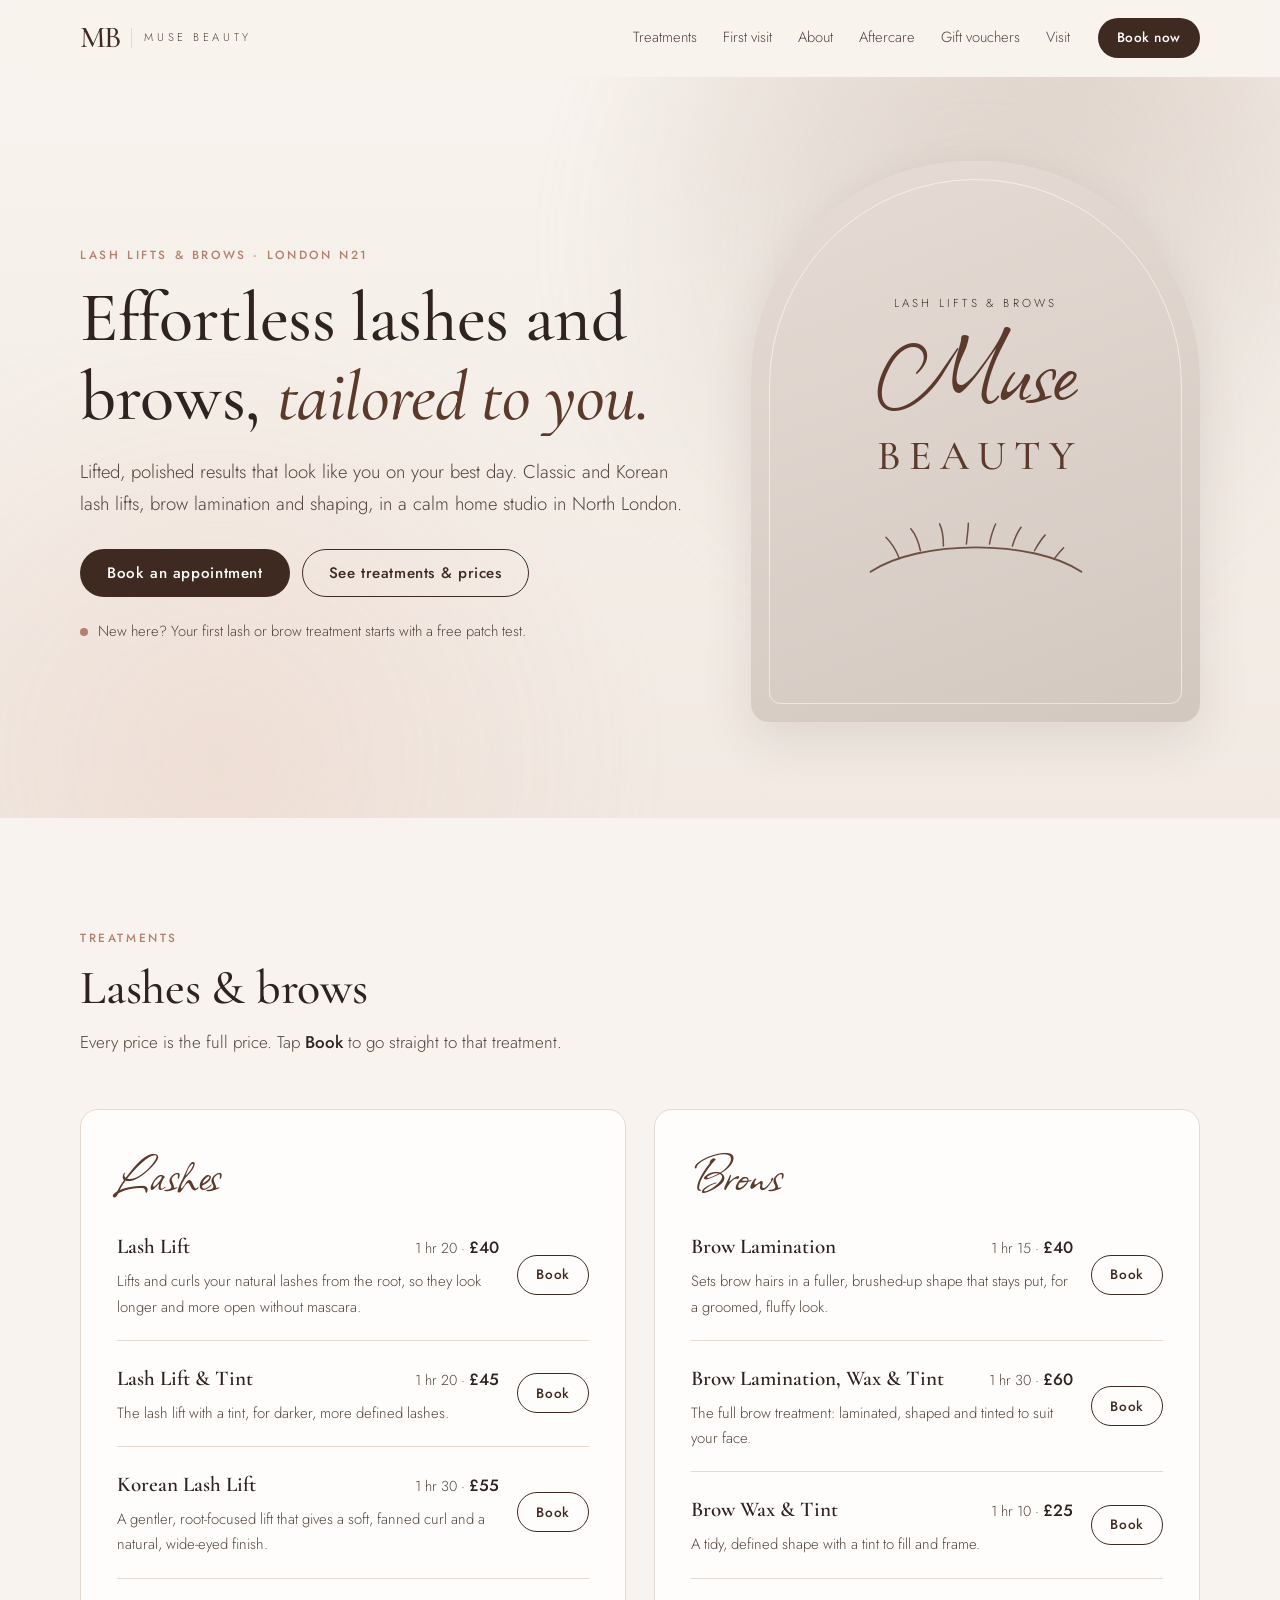
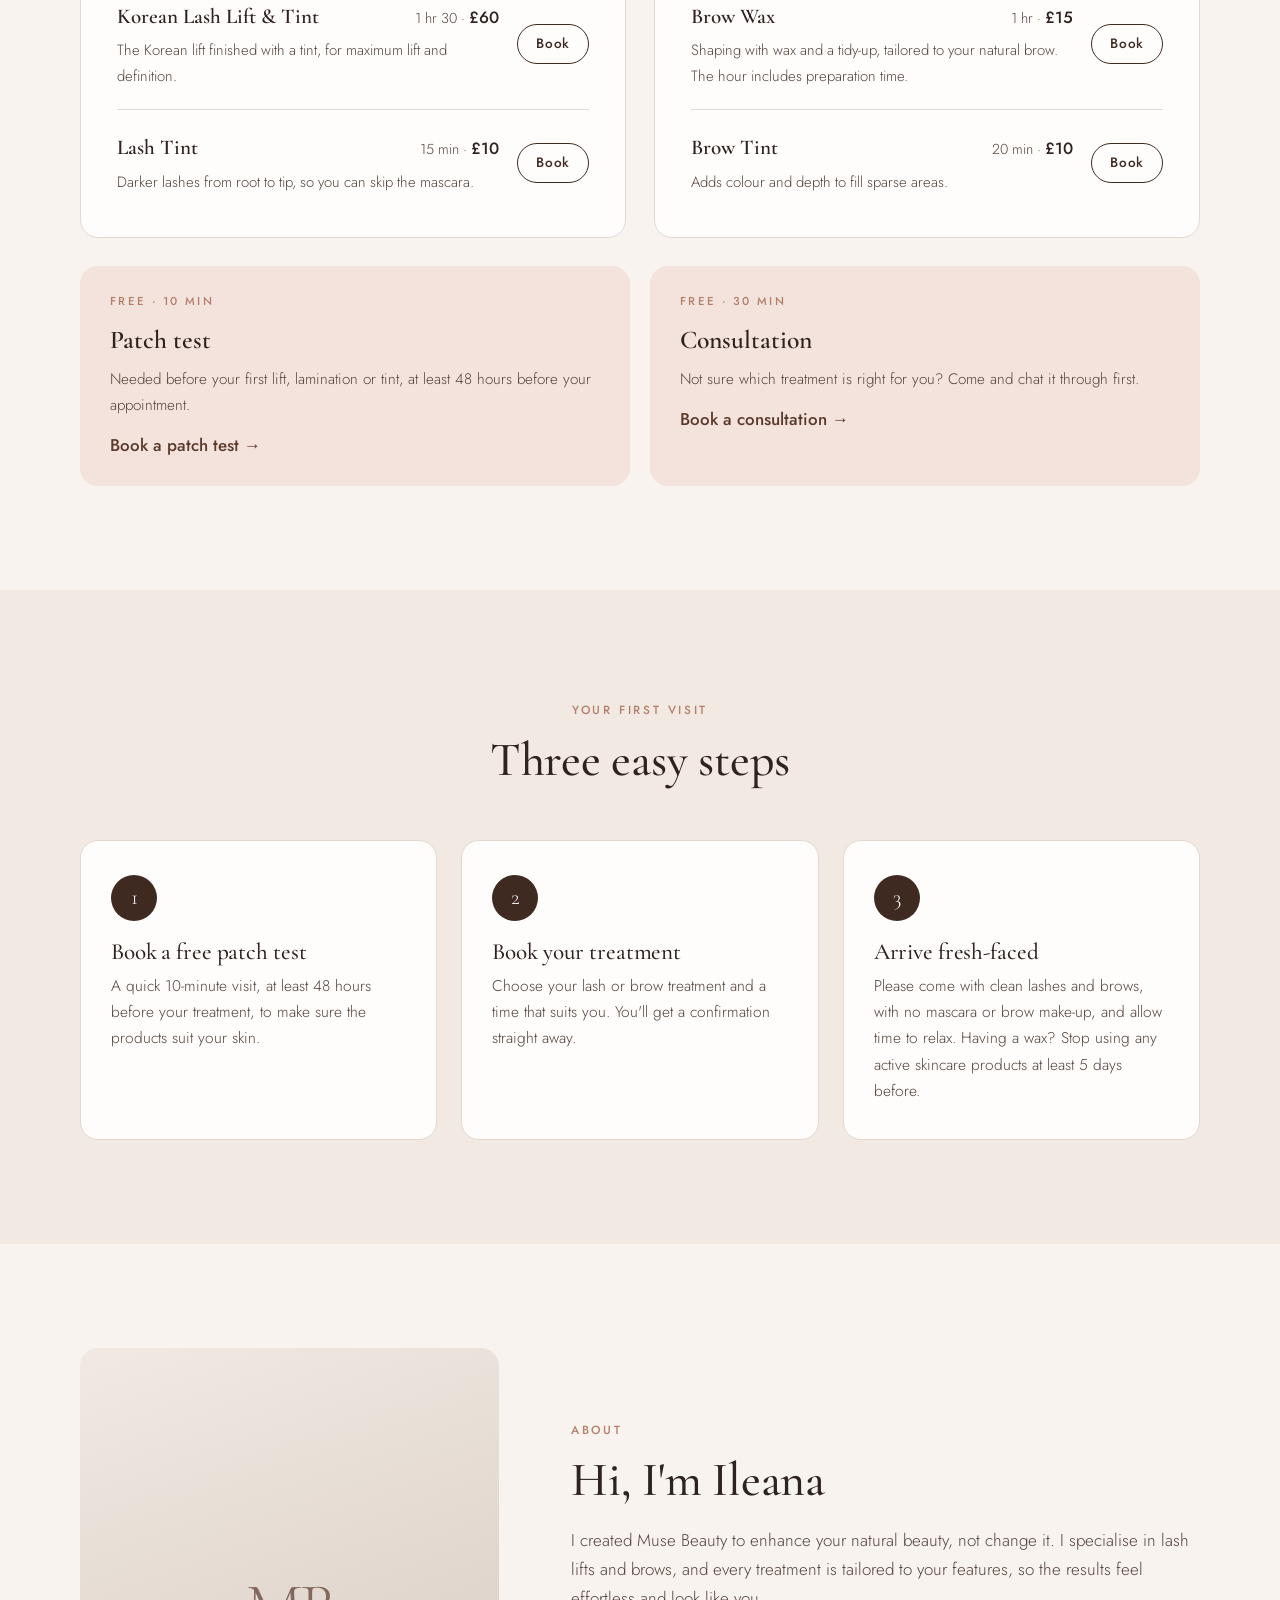
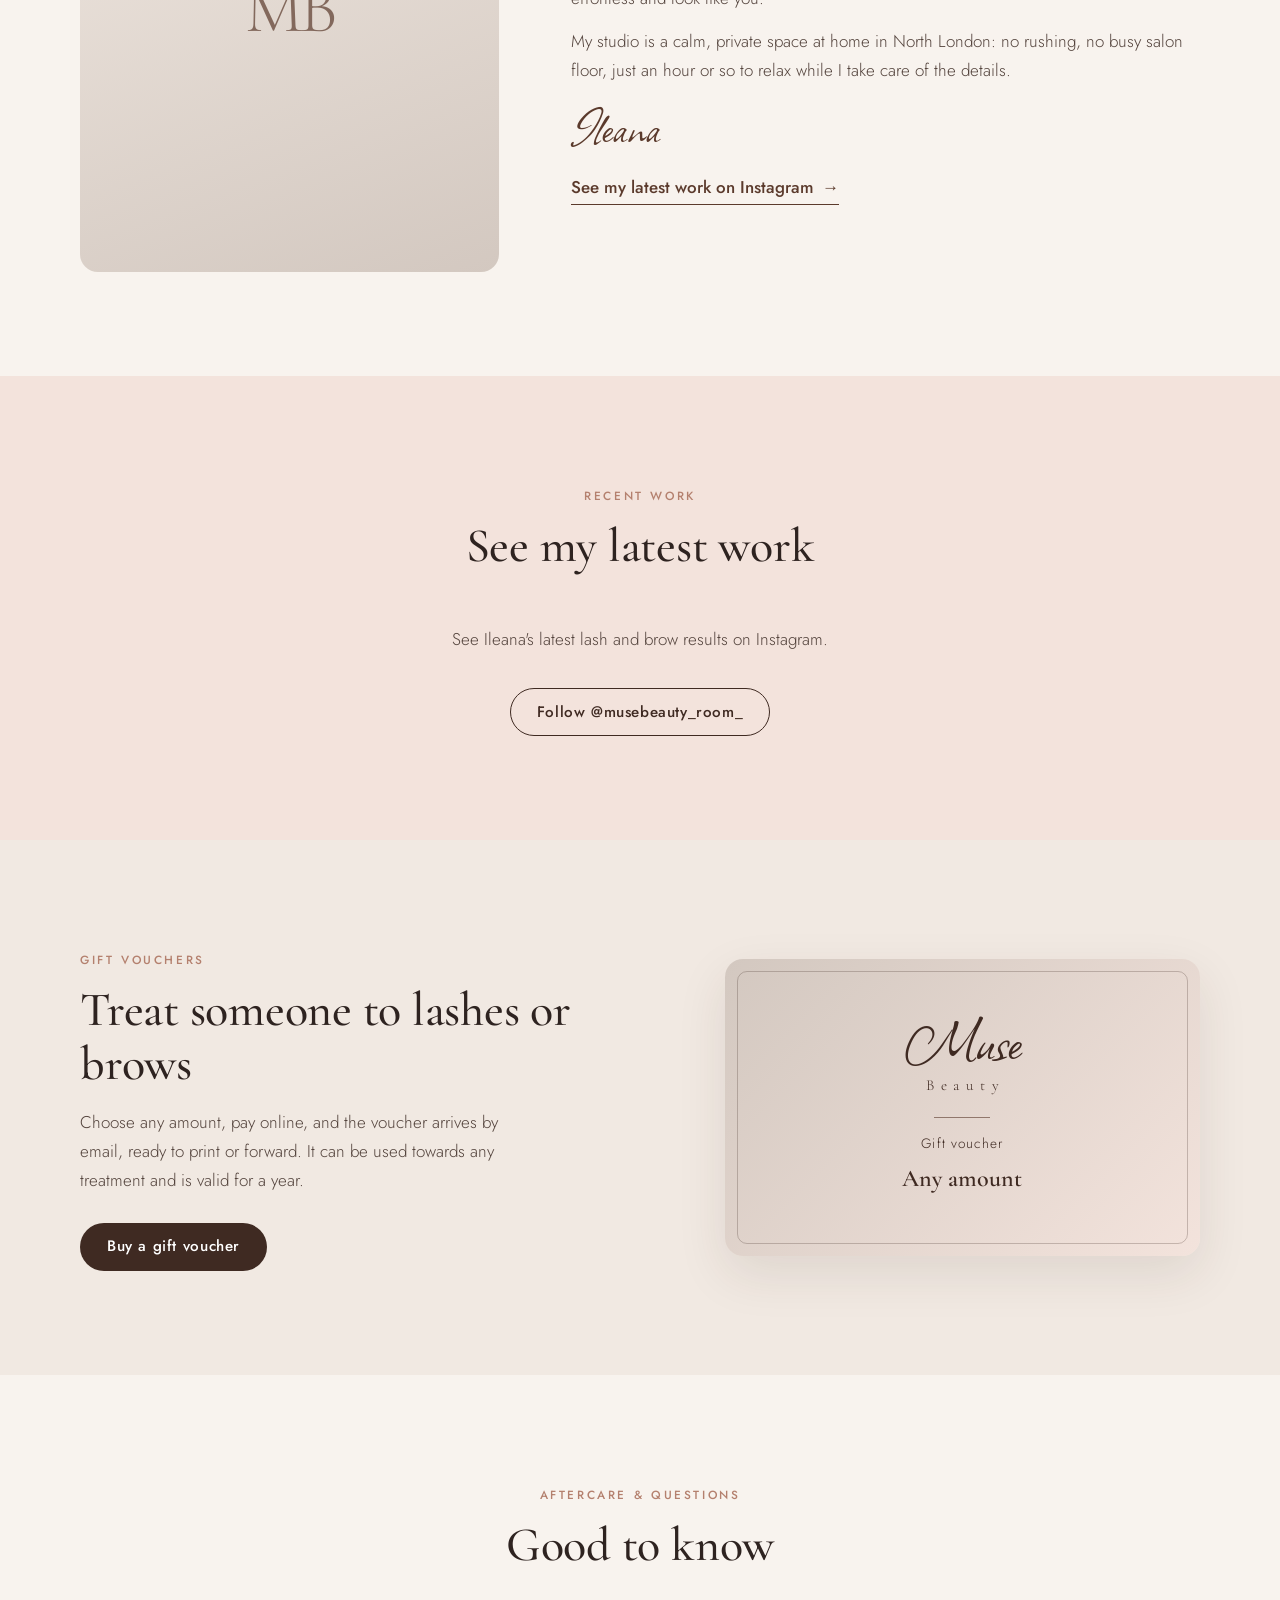
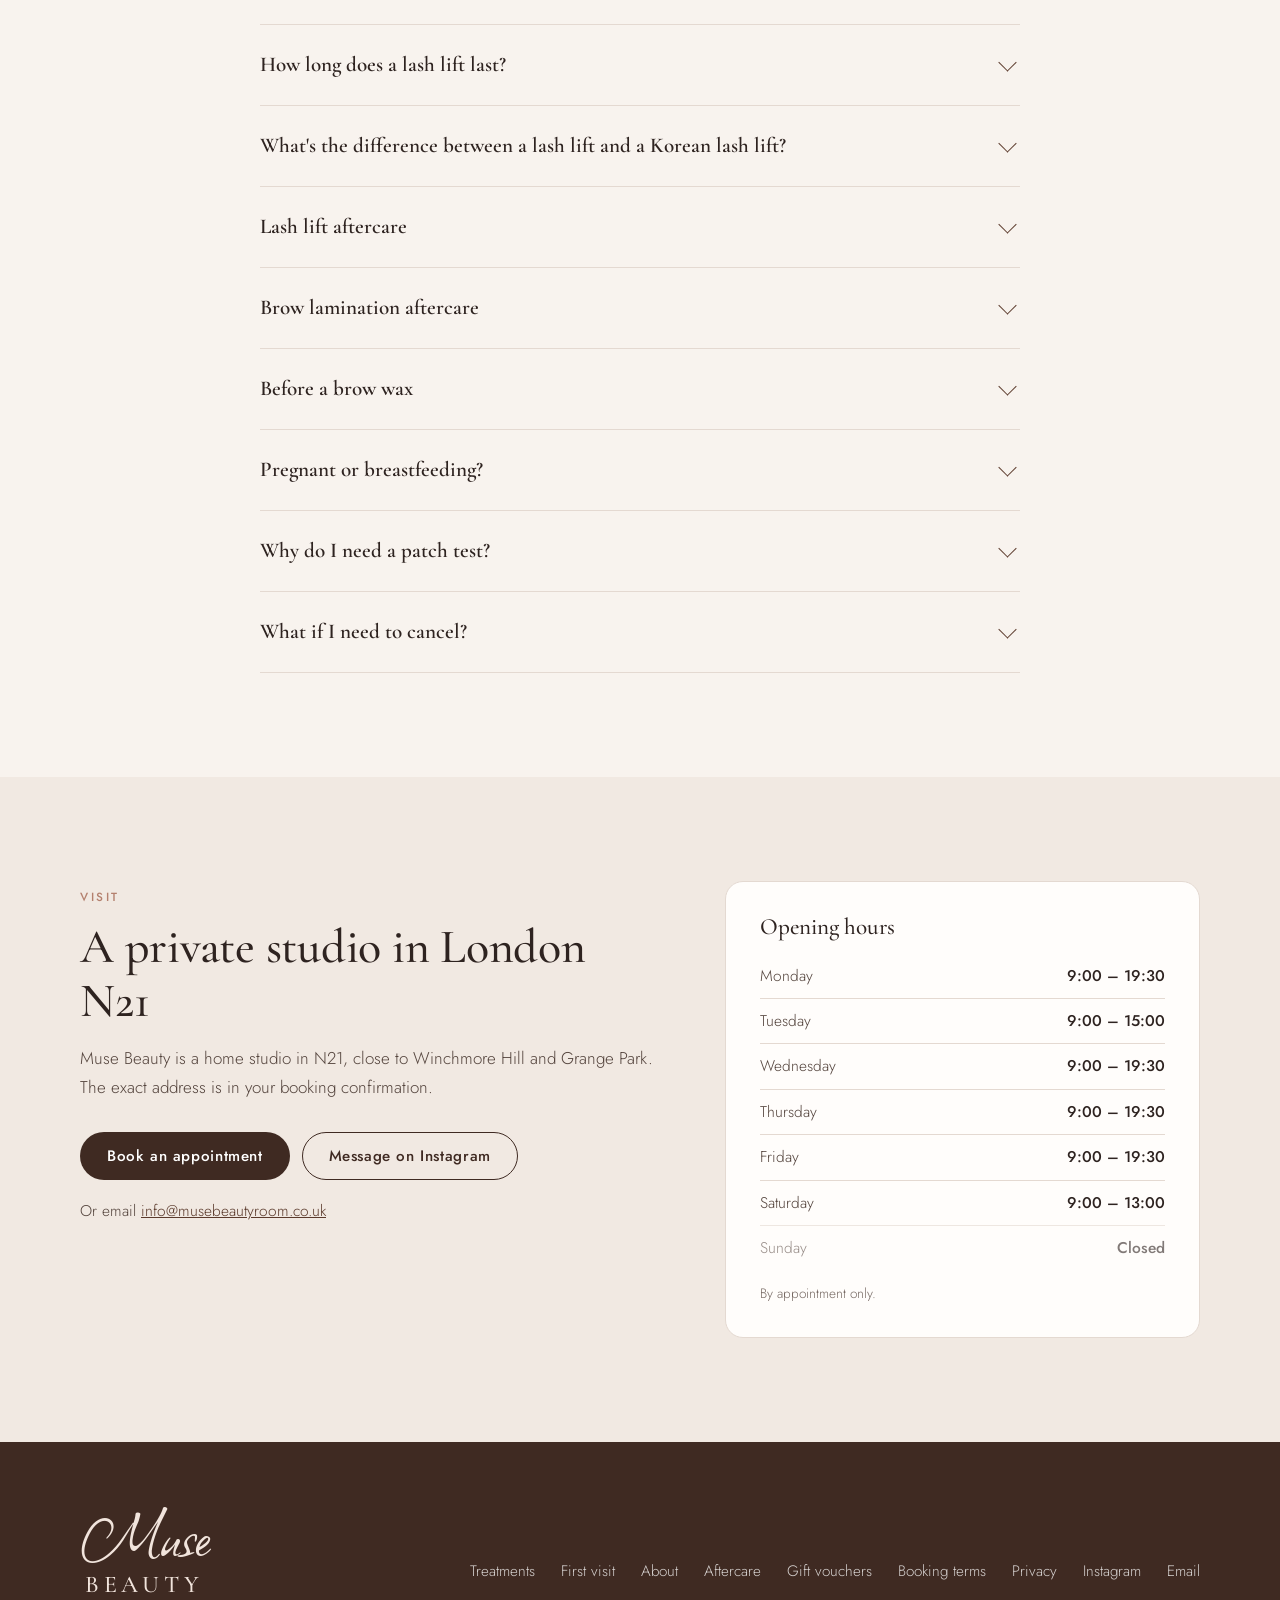
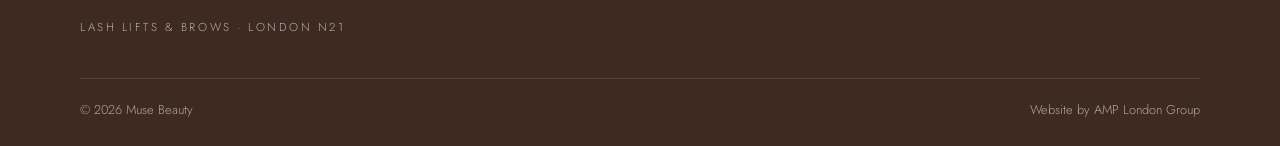
<file: index.html>
<!doctype html>
<html lang="en-GB">
<head>
<meta charset="utf-8">
<meta name="viewport" content="width=device-width, initial-scale=1">
<title>Muse Beauty | Lash Lifts &amp; Brow Lamination in London N21</title>
<meta name="description" content="Lash lifts, Korean lash lifts, brow lamination, waxing and tinting by Ileana at Muse Beauty, a calm home studio in London N21. Book online in a minute.">
<link rel="canonical" href="https://musebeautyroom.co.uk/">
<meta property="og:url" content="https://musebeautyroom.co.uk/">
<meta name="theme-color" content="#F8F3EE">
<meta property="og:title" content="Muse Beauty | Lash Lifts &amp; Brows, London N21">
<meta property="og:description" content="Effortless, lifted lashes and polished brows, tailored to you. Book online.">
<meta property="og:type" content="website">
<link rel="icon" href="assets/favicon.svg" type="image/svg+xml">
<script type="application/ld+json">
{
  "@context": "https://schema.org",
  "@type": "BeautySalon",
  "url": "https://musebeautyroom.co.uk/",
  "name": "Muse Beauty",
  "description": "Lash lifts, Korean lash lifts, brow lamination, waxing and tinting in a home studio in London N21.",
  "address": { "@type": "PostalAddress", "addressLocality": "London", "postalCode": "N21", "addressCountry": "GB" },
  "employee": { "@type": "Person", "name": "Ileana Alexandrou", "jobTitle": "Lash lift and brow artist" },
  "email": "info@musebeautyroom.co.uk",
  "sameAs": ["https://www.instagram.com/musebeauty_room_"],
  "openingHoursSpecification": [
    { "@type": "OpeningHoursSpecification", "dayOfWeek": ["Monday","Wednesday","Thursday","Friday"], "opens": "09:00", "closes": "19:30" },
    { "@type": "OpeningHoursSpecification", "dayOfWeek": "Tuesday", "opens": "09:00", "closes": "15:00" },
    { "@type": "OpeningHoursSpecification", "dayOfWeek": "Saturday", "opens": "09:00", "closes": "13:00" }
  ],
  "hasOfferCatalog": {
    "@type": "OfferCatalog",
    "name": "Lash and brow treatments",
    "itemListElement": [
      { "@type": "Offer", "price": "40.00", "priceCurrency": "GBP", "itemOffered": { "@type": "Service", "name": "Lash Lift" } },
      { "@type": "Offer", "price": "45.00", "priceCurrency": "GBP", "itemOffered": { "@type": "Service", "name": "Lash Lift and Tint" } },
      { "@type": "Offer", "price": "55.00", "priceCurrency": "GBP", "itemOffered": { "@type": "Service", "name": "Korean Lash Lift" } },
      { "@type": "Offer", "price": "60.00", "priceCurrency": "GBP", "itemOffered": { "@type": "Service", "name": "Korean Lash Lift and Tint" } },
      { "@type": "Offer", "price": "10.00", "priceCurrency": "GBP", "itemOffered": { "@type": "Service", "name": "Lash Tint" } },
      { "@type": "Offer", "price": "15.00", "priceCurrency": "GBP", "itemOffered": { "@type": "Service", "name": "Brow Wax" } },
      { "@type": "Offer", "price": "25.00", "priceCurrency": "GBP", "itemOffered": { "@type": "Service", "name": "Brow Wax and Tint" } },
      { "@type": "Offer", "price": "40.00", "priceCurrency": "GBP", "itemOffered": { "@type": "Service", "name": "Brow Lamination" } },
      { "@type": "Offer", "price": "60.00", "priceCurrency": "GBP", "itemOffered": { "@type": "Service", "name": "Brow Lamination, Wax and Tint" } },
      { "@type": "Offer", "price": "10.00", "priceCurrency": "GBP", "itemOffered": { "@type": "Service", "name": "Brow Tint" } }
    ]
  }
}
</script>
<script>!function(d){if(matchMedia('(prefers-reduced-motion: reduce)').matches)return;d.classList.add('amp-motion');setTimeout(function(){if(!(window.AMPMotion&&AMPMotion.ready)){d.classList.remove('amp-motion');d.setAttribute('data-amp-gaveup','')}},3000)}(document.documentElement)</script>
<link rel="stylesheet" href="motion-kit/amp-motion.css">
<link rel="preconnect" href="https://fonts.googleapis.com">
<link rel="preconnect" href="https://fonts.gstatic.com" crossorigin>
<link href="https://fonts.googleapis.com/css2?family=Allison&family=Cormorant+Garamond:ital,wght@0,500;0,600;1,500&family=Jost:wght@300;400;500&display=swap" rel="stylesheet">
<link rel="stylesheet" href="css/style.css">
</head>
<body>

<a class="skip" href="#treatments">Skip to treatments</a>

<header class="site-header" data-motion-header>
  <div class="wrap header-in">
    <a class="brand" href="#top" aria-label="Muse Beauty, home">
      <span class="mono" aria-hidden="true">MB</span>
      <span class="brand-name">Muse Beauty</span>
    </a>
    <nav class="nav" id="nav" aria-label="Main">
      <a href="#treatments">Treatments</a>
      <a href="#first-visit">First visit</a>
      <a href="#about">About</a>
      <a href="#aftercare">Aftercare</a>
      <a href="#vouchers">Gift vouchers</a>
      <a href="#visit">Visit</a>
    </nav>
    <a class="btn btn-dark btn-sm" href="https://bookings.gettimely.com/musebeauty1/bb/book" target="_blank" rel="noopener">Book now</a>
    <button class="nav-toggle" aria-label="Menu" aria-expanded="false" aria-controls="nav"><span></span><span></span></button>
  </div>
</header>

<main id="top">

<section class="hero" data-motion="wash">
  <div class="wrap hero-in">
    <div class="hero-copy">
      <span class="eyebrow" data-motion="rise">Lash lifts &amp; brows · London N21</span>
      <h1 data-motion="lines">Effortless lashes and brows, <em>tailored to you.</em></h1>
      <p class="lede" data-motion="rise">Lifted, polished results that look like you on your best day. Classic and Korean lash lifts, brow lamination and shaping, in a calm home studio in North London.</p>
      <div class="cta-row" data-motion="rise">
        <a class="btn btn-dark" href="https://bookings.gettimely.com/musebeauty1/bb/book" target="_blank" rel="noopener" data-motion="nudge" data-motion-delay="3">Book an appointment</a>
        <a class="btn btn-line" href="#treatments">See treatments &amp; prices</a>
      </div>
      <p class="hero-note" data-motion="rise"><span class="dot" aria-hidden="true"></span>New here? Your first lash or brow treatment starts with a free patch test.</p>
    </div>

    <div class="hero-card" data-motion="unveil" aria-hidden="true">
      <div class="card-inner">
        <span class="card-eyebrow">Lash Lifts &amp; Brows</span>
        <span class="script">Muse</span>
        <span class="serif-cap">Beauty</span>
        <svg class="lash" viewBox="0 0 240 70" fill="none">
          <path data-motion="draw" data-motion-delay="0.5" d="M10 52 C60 18 180 18 230 52" stroke="currentColor" stroke-width="2" stroke-linecap="round"/>
          <g data-motion="draw" data-motion-delay="0.9" stroke="currentColor" stroke-width="1.6" stroke-linecap="round">
            <path d="M40 38 C36 28 32 22 26 16"/><path d="M62 30 C60 20 57 13 52 7"/><path d="M86 25 C86 15 85 8 82 2"/>
            <path d="M110 23 C111 13 112 7 112 1"/><path d="M134 23 C136 13 138 7 141 1"/><path d="M158 25 C161 15 164 9 169 3"/>
            <path d="M181 30 C186 21 190 15 197 9"/><path d="M202 38 C208 30 213 25 220 19"/>
          </g>
        </svg>
      </div>
    </div>
  </div>
</section>

<section class="section" id="treatments">
  <div class="wrap">
    <div class="section-head" data-motion="rise">
      <span class="eyebrow">Treatments</span>
      <h2>Lashes &amp; brows</h2>
      <p class="sub">Every price is the full price. Tap <b>Book</b> to go straight to that treatment.</p>
    </div>

    <div class="menu-grid">
      <div class="menu-col" data-motion="rise">
        <h3 class="menu-title"><span class="script-sm">Lashes</span></h3>
        <ul class="menu">
          <li>
            <div class="m-main"><span class="m-name">Lash Lift</span><span class="m-meta">1 hr 20 · <b>£40</b></span></div>
            <p class="m-desc">Lifts and curls your natural lashes from the root, so they look longer and more open without mascara.</p>
            <a class="m-book" href="https://bookings.gettimely.com/musebeauty1/bb/book?product=5133040:SV" target="_blank" rel="noopener" aria-label="Book Lash Lift">Book</a>
          </li>
          <li>
            <div class="m-main"><span class="m-name">Lash Lift &amp; Tint</span><span class="m-meta">1 hr 20 · <b>£45</b></span></div>
            <p class="m-desc">The lash lift with a tint, for darker, more defined lashes.</p>
            <a class="m-book" href="https://bookings.gettimely.com/musebeauty1/bb/book?product=5133068:SV" target="_blank" rel="noopener" aria-label="Book Lash Lift and Tint">Book</a>
          </li>
          <li>
            <div class="m-main"><span class="m-name">Korean Lash Lift</span><span class="m-meta">1 hr 30 · <b>£55</b></span></div>
            <p class="m-desc">A gentler, root-focused lift that gives a soft, fanned curl and a natural, wide-eyed finish.</p>
            <a class="m-book" href="https://bookings.gettimely.com/musebeauty1/bb/book?product=5133069:SV" target="_blank" rel="noopener" aria-label="Book Korean Lash Lift">Book</a>
          </li>
          <li>
            <div class="m-main"><span class="m-name">Korean Lash Lift &amp; Tint</span><span class="m-meta">1 hr 30 · <b>£60</b></span></div>
            <p class="m-desc">The Korean lift finished with a tint, for maximum lift and definition.</p>
            <a class="m-book" href="https://bookings.gettimely.com/musebeauty1/bb/book?product=5133072:SV" target="_blank" rel="noopener" aria-label="Book Korean Lash Lift and Tint">Book</a>
          </li>
          <li>
            <div class="m-main"><span class="m-name">Lash Tint</span><span class="m-meta">15 min · <b>£10</b></span></div>
            <p class="m-desc">Darker lashes from root to tip, so you can skip the mascara.</p>
            <a class="m-book" href="https://bookings.gettimely.com/musebeauty1/bb/book?product=5133075:SV" target="_blank" rel="noopener" aria-label="Book Lash Tint">Book</a>
          </li>
        </ul>
      </div>

      <div class="menu-col" data-motion="rise">
        <h3 class="menu-title"><span class="script-sm">Brows</span></h3>
        <ul class="menu">
          <li>
            <div class="m-main"><span class="m-name">Brow Lamination</span><span class="m-meta">1 hr 15 · <b>£40</b></span></div>
            <p class="m-desc">Sets brow hairs in a fuller, brushed-up shape that stays put, for a groomed, fluffy look.</p>
            <a class="m-book" href="https://bookings.gettimely.com/musebeauty1/bb/book?product=5133083:SV" target="_blank" rel="noopener" aria-label="Book Brow Lamination">Book</a>
          </li>
          <li>
            <div class="m-main"><span class="m-name">Brow Lamination, Wax &amp; Tint</span><span class="m-meta">1 hr 30 · <b>£60</b></span></div>
            <p class="m-desc">The full brow treatment: laminated, shaped and tinted to suit your face.</p>
            <a class="m-book" href="https://bookings.gettimely.com/musebeauty1/bb/book?product=5133085:SV" target="_blank" rel="noopener" aria-label="Book Brow Lamination, Wax and Tint">Book</a>
          </li>
          <li>
            <div class="m-main"><span class="m-name">Brow Wax &amp; Tint</span><span class="m-meta">1 hr 10 · <b>£25</b></span></div>
            <p class="m-desc">A tidy, defined shape with a tint to fill and frame.</p>
            <a class="m-book" href="https://bookings.gettimely.com/musebeauty1/bb/book?product=5133081:SV" target="_blank" rel="noopener" aria-label="Book Brow Wax and Tint">Book</a>
          </li>
          <li>
            <div class="m-main"><span class="m-name">Brow Wax</span><span class="m-meta">1 hr · <b>£15</b></span></div>
            <p class="m-desc">Shaping with wax and a tidy-up, tailored to your natural brow. The hour includes preparation time.</p>
            <a class="m-book" href="https://bookings.gettimely.com/musebeauty1/bb/book?product=5133079:SV" target="_blank" rel="noopener" aria-label="Book Brow Wax">Book</a>
          </li>
          <li>
            <div class="m-main"><span class="m-name">Brow Tint</span><span class="m-meta">20 min · <b>£10</b></span></div>
            <p class="m-desc">Adds colour and depth to fill sparse areas.</p>
            <a class="m-book" href="https://bookings.gettimely.com/musebeauty1/bb/book?product=5133086:SV" target="_blank" rel="noopener" aria-label="Book Brow Tint">Book</a>
          </li>
        </ul>
      </div>
    </div>

    <div class="extras" data-motion="rise" data-motion-stagger>
      <a class="extra" href="https://bookings.gettimely.com/musebeauty1/bb/book?product=5296921:SV" target="_blank" rel="noopener">
        <span class="x-tag">Free · 10 min</span>
        <span class="x-name">Patch test</span>
        <span class="x-desc">Needed before your first lift, lamination or tint, at least 48 hours before your appointment.</span>
        <span class="x-cta">Book a patch test <span aria-hidden="true">→</span></span>
      </a>
      <a class="extra" href="https://bookings.gettimely.com/musebeauty1/bb/book?product=5327398:SV" target="_blank" rel="noopener">
        <span class="x-tag">Free · 30 min</span>
        <span class="x-name">Consultation</span>
        <span class="x-desc">Not sure which treatment is right for you? Come and chat it through first.</span>
        <span class="x-cta">Book a consultation <span aria-hidden="true">→</span></span>
      </a>
    </div>
  </div>
</section>

<section class="section linen" id="first-visit">
  <div class="wrap">
    <div class="section-head center" data-motion="rise">
      <span class="eyebrow">Your first visit</span>
      <h2>Three easy steps</h2>
    </div>
    <ol class="steps" data-motion="steps">
      <li><span class="n">1</span><h3>Book a free patch test</h3><p>A quick 10-minute visit, at least 48 hours before your treatment, to make sure the products suit your skin.</p></li>
      <li><span class="n">2</span><h3>Book your treatment</h3><p>Choose your lash or brow treatment and a time that suits you. You'll get a confirmation straight away.</p></li>
      <li><span class="n">3</span><h3>Arrive fresh-faced</h3><p>Please come with clean lashes and brows, with no mascara or brow make-up, and allow time to relax. Having a wax? Stop using any active skincare products at least 5 days before.</p></li>
    </ol>
  </div>
</section>

<section class="section" id="about">
  <div class="wrap about-in">
    <div class="about-photo" data-motion="unveil" aria-hidden="true">
      <span class="ph-mono" aria-hidden="true">MB</span>
    </div>
    <div class="about-copy" data-motion="rise">
      <span class="eyebrow">About</span>
      <h2>Hi, I'm Ileana</h2>
      <p>I created Muse Beauty to enhance your natural beauty, not change it. I specialise in lash lifts and brows, and every treatment is tailored to your features, so the results feel effortless and look like you.</p>
      <p>My studio is a calm, private space at home in North London: no rushing, no busy salon floor, just an hour or so to relax while I take care of the details.</p>
      <p class="sign">Ileana</p>
      <a class="text-link" href="https://www.instagram.com/musebeauty_room_" target="_blank" rel="noopener">See my latest work on Instagram <span aria-hidden="true">→</span></a>
    </div>
  </div>
</section>

<section class="section blush" id="work">
  <div class="wrap">
    <div class="section-head center" data-motion="rise">
      <span class="eyebrow">Recent work</span>
      <h2>See my latest work</h2>
    </div>
    <p class="center" data-motion="rise">See Ileana's latest lash and brow results on Instagram.</p>
    <p class="center gallery-link" data-motion="rise"><a class="btn btn-line" href="https://www.instagram.com/musebeauty_room_" target="_blank" rel="noopener">Follow @musebeauty_room_</a></p>
  </div>
</section>

<section class="section linen" id="vouchers">
  <div class="wrap voucher-in">
    <div class="voucher-copy" data-motion="rise">
      <span class="eyebrow">Gift vouchers</span>
      <h2>Treat someone to lashes or brows</h2>
      <p>Choose any amount, pay online, and the voucher arrives by email, ready to print or forward. It can be used towards any treatment and is valid for a year.</p>
      <a class="btn btn-dark" href="https://musebeauty1.gettimely.com/#gift-vouchers" target="_blank" rel="noopener">Buy a gift voucher</a>
    </div>
    <div class="voucher-card" data-motion="unveil" aria-hidden="true">
      <span class="v-script">Muse</span>
      <span class="v-cap">Beauty</span>
      <span class="v-rule"></span>
      <span class="v-label">Gift voucher</span>
      <span class="v-amount">Any amount</span>
    </div>
  </div>
</section>

<section class="section" id="aftercare">
  <div class="wrap narrow">
    <div class="section-head center" data-motion="rise">
      <span class="eyebrow">Aftercare &amp; questions</span>
      <h2>Good to know</h2>
    </div>
    <div class="faq" data-motion="rise">
      <details>
        <summary>How long does a lash lift last?</summary>
        <p>Usually around 6 to 8 weeks, as your natural lashes grow and shed. Brow lamination usually lasts around 4 to 6 weeks.</p>
      </details>
      <details>
        <summary>What's the difference between a lash lift and a Korean lash lift?</summary>
        <p>Both curl your natural lashes. A Korean lash lift focuses the lift right at the root using a gentler method, giving a softer, fanned, wide-eyed look. Not sure which suits you? Book a free consultation.</p>
      </details>
      <details>
        <summary>Lash lift aftercare</summary>
        <ul>
          <li>Keep lashes dry for 24 hours: no steam, saunas, swimming or hot showers on the face.</li>
          <li>No mascara for 24 hours.</li>
          <li>Avoid oil-based make-up removers around the eyes.</li>
          <li>Try not to sleep face-down on the first night.</li>
        </ul>
      </details>
      <details>
        <summary>Brow lamination aftercare</summary>
        <ul>
          <li>Keep brows dry for 24 hours and avoid brow make-up.</li>
          <li>Brush them into place each morning.</li>
          <li>After 24 hours, a little nourishing brow oil helps keep them healthy.</li>
        </ul>
      </details>
      <details>
        <summary>Before a brow wax</summary>
        <p>It's recommended that you stop using any active skincare products, such as retinol or exfoliating acids, for at least 5 days before your wax appointment. Active products make the skin more sensitive, so waxing over them can cause redness or lifting. If you're unsure about something you use, ask before you book.</p>
      </details>
      <details>
        <summary>Pregnant or breastfeeding?</summary>
        <p>Please let us know when you book. Hormone changes can make skin more sensitive and lash and brow results less predictable, so we'll talk it through with you first. We may suggest a new patch test, or waiting until after your baby arrives for some treatments.</p>
      </details>
      <details>
        <summary>Why do I need a patch test?</summary>
        <p>Lifting, lamination and tinting products can cause a reaction in a small number of people. A quick patch test at least 48 hours before your first treatment keeps you safe. It's free.</p>
      </details>
      <details>
        <summary>What if I need to cancel?</summary>
        <p>Please give at least 48 hours' notice to cancel or move, so the time can be offered to someone else. A deposit is taken when you book, and it's kept if you cancel later than that or don't turn up. You can manage your booking from your confirmation email. See the full <a href="booking-terms.html">booking terms</a>.</p>
      </details>
    </div>
  </div>
</section>

<section class="section linen" id="visit">
  <div class="wrap visit-in">
    <div data-motion="rise">
      <span class="eyebrow">Visit</span>
      <h2>A private studio in London N21</h2>
      <p>Muse Beauty is a home studio in N21, close to Winchmore Hill and Grange Park. The exact address is in your booking confirmation.</p>
      <div class="cta-row">
        <a class="btn btn-dark" href="https://bookings.gettimely.com/musebeauty1/bb/book" target="_blank" rel="noopener">Book an appointment</a>
        <a class="btn btn-line" href="https://www.instagram.com/musebeauty_room_" target="_blank" rel="noopener">Message on Instagram</a>
      </div>
      <p class="contact-line">Or email <a href="mailto:info@musebeautyroom.co.uk">info@musebeautyroom.co.uk</a></p>
    </div>
    <div class="hours" data-motion="rise">
      <h3>Opening hours</h3>
      <ul>
        <li><span>Monday</span><b>9:00 – 19:30</b></li>
        <li><span>Tuesday</span><b>9:00 – 15:00</b></li>
        <li><span>Wednesday</span><b>9:00 – 19:30</b></li>
        <li><span>Thursday</span><b>9:00 – 19:30</b></li>
        <li><span>Friday</span><b>9:00 – 19:30</b></li>
        <li><span>Saturday</span><b>9:00 – 13:00</b></li>
        <li class="closed"><span>Sunday</span><b>Closed</b></li>
      </ul>
      <p class="small">By appointment only.</p>
    </div>
  </div>
</section>

</main>

<footer class="site-footer">
  <div class="wrap footer-in">
    <div class="f-brand">
      <span class="script f-script">Muse</span>
      <span class="serif-cap f-cap">Beauty</span>
      <span class="f-tag">Lash Lifts &amp; Brows · London N21</span>
    </div>
    <nav class="f-links" aria-label="Footer">
      <a href="#treatments">Treatments</a>
      <a href="#first-visit">First visit</a>
      <a href="#about">About</a>
      <a href="#aftercare">Aftercare</a>
      <a href="#vouchers">Gift vouchers</a>
      <a href="booking-terms.html">Booking terms</a>
      <a href="privacy.html">Privacy</a>
      <a href="https://www.instagram.com/musebeauty_room_" target="_blank" rel="noopener">Instagram</a>
      <a href="mailto:info@musebeautyroom.co.uk">Email</a>
    </nav>
  </div>
  <div class="wrap f-legal">
    <span>© 2026 Muse Beauty</span>
    <span>Website by AMP London Group</span>
  </div>
</footer>

<div class="book-bar" aria-label="Quick booking">
  <a class="btn btn-dark" href="https://bookings.gettimely.com/musebeauty1/bb/book" target="_blank" rel="noopener">Book now</a>
</div>

<script defer src="motion-kit/vendor/gsap.min.js"></script>
<script defer src="motion-kit/vendor/SplitText.min.js"></script>
<script defer src="motion-kit/vendor/DrawSVGPlugin.min.js"></script>
<script defer src="motion-kit/amp-motion.js"></script>
<script defer src="js/main.js"></script>
</body>
</html>
</file>
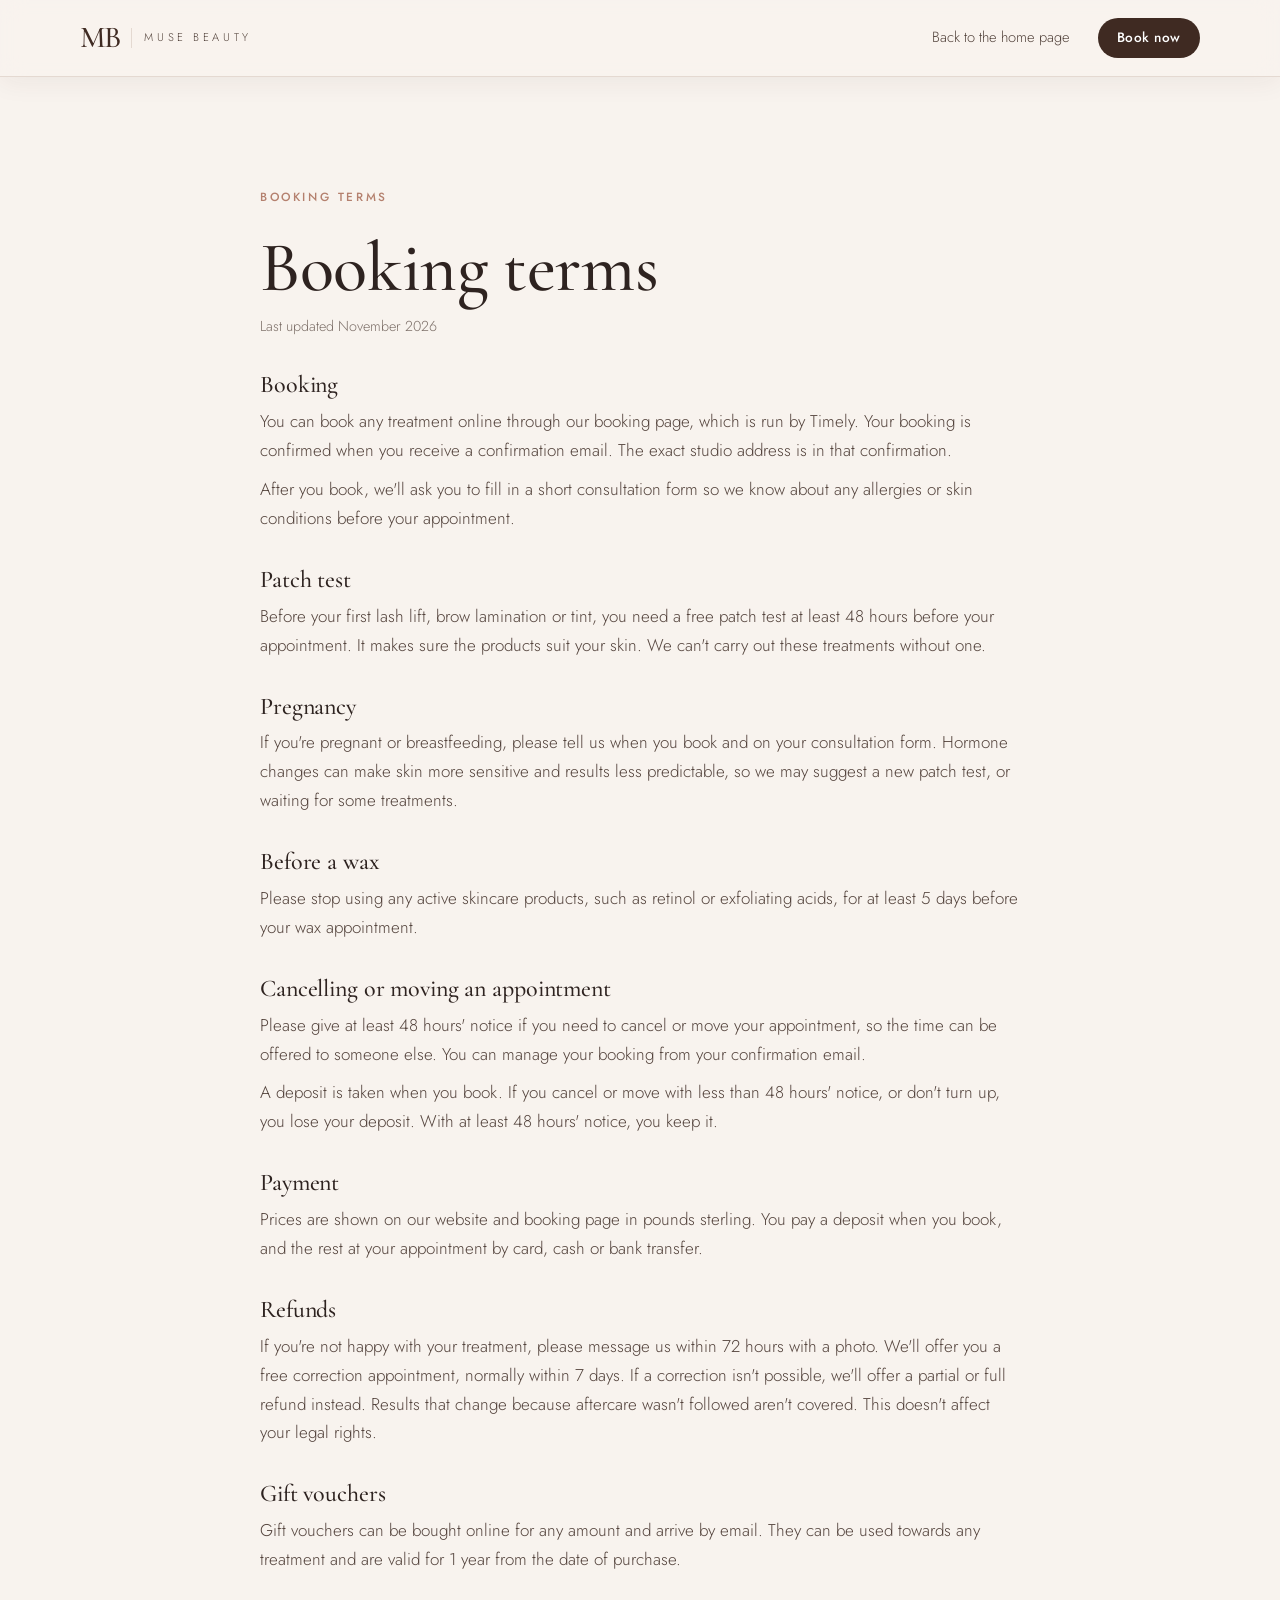
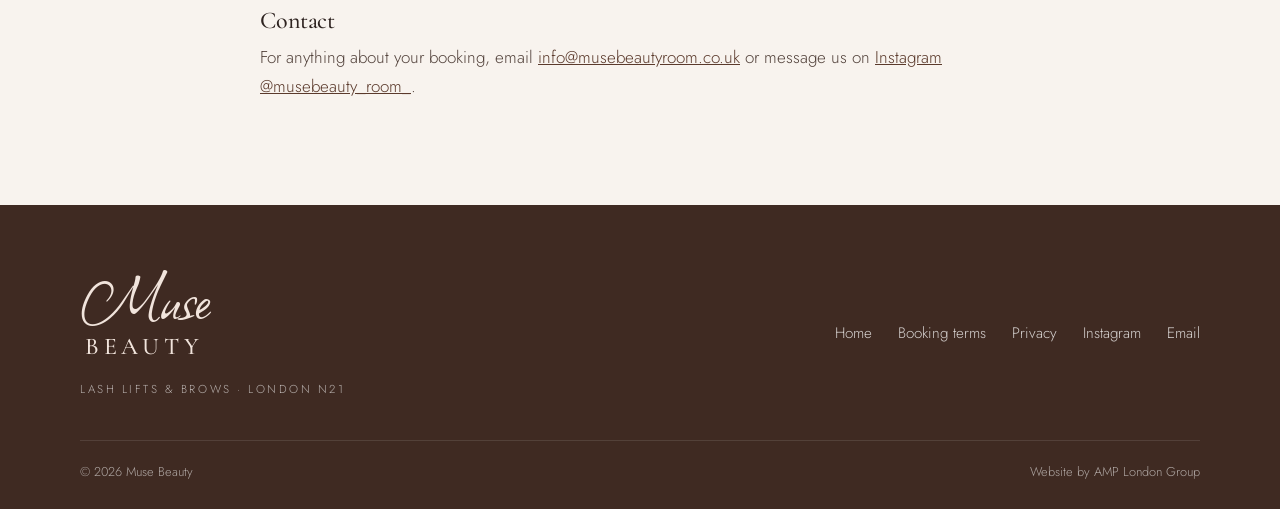
<file: booking-terms.html>
<!doctype html>
<html lang="en-GB">
<head>
<meta charset="utf-8">
<meta name="viewport" content="width=device-width, initial-scale=1">
<title>Booking terms | Muse Beauty</title>
<meta name="description" content="Booking, patch test, cancellation and gift voucher terms for Muse Beauty, London N21.">
<link rel="canonical" href="https://musebeautyroom.co.uk/booking-terms.html">
<meta property="og:url" content="https://musebeautyroom.co.uk/booking-terms.html">
<meta name="theme-color" content="#F8F3EE">
<link rel="icon" href="assets/favicon.svg" type="image/svg+xml">
<link rel="preconnect" href="https://fonts.googleapis.com">
<link rel="preconnect" href="https://fonts.gstatic.com" crossorigin>
<link href="https://fonts.googleapis.com/css2?family=Allison&family=Cormorant+Garamond:ital,wght@0,500;0,600;1,500&family=Jost:wght@300;400;500&display=swap" rel="stylesheet">
<link rel="stylesheet" href="css/style.css">
</head>
<body class="legal-page">
<header class="site-header is-scrolled">
  <div class="wrap header-in">
    <a class="brand" href="index.html" aria-label="Muse Beauty, home">
      <span class="mono" aria-hidden="true">MB</span>
      <span class="brand-name">Muse Beauty</span>
    </a>
    <nav class="legal-nav" aria-label="Main"><a href="index.html">Back to the home page</a></nav>
    <a class="btn btn-dark btn-sm" href="https://bookings.gettimely.com/musebeauty1/bb/book" target="_blank" rel="noopener">Book now</a>
  </div>
</header>
<main class="section legal">
  <div class="wrap narrow">
    <span class="eyebrow">Booking terms</span>
    <h1>Booking terms</h1>
    <p class="updated">Last updated November 2026</p>

    <h2>Booking</h2>
    <p>You can book any treatment online through our booking page, which is run by Timely. Your booking is confirmed when you receive a confirmation email. The exact studio address is in that confirmation.</p>
    <p>After you book, we'll ask you to fill in a short consultation form so we know about any allergies or skin conditions before your appointment.</p>

    <h2>Patch test</h2>
    <p>Before your first lash lift, brow lamination or tint, you need a free patch test at least 48 hours before your appointment. It makes sure the products suit your skin. We can't carry out these treatments without one.</p>

    <h2>Pregnancy</h2>
    <p>If you're pregnant or breastfeeding, please tell us when you book and on your consultation form. Hormone changes can make skin more sensitive and results less predictable, so we may suggest a new patch test, or waiting for some treatments.</p>

    <h2>Before a wax</h2>
    <p>Please stop using any active skincare products, such as retinol or exfoliating acids, for at least 5 days before your wax appointment.</p>

    <h2>Cancelling or moving an appointment</h2>
    <p>Please give at least 48 hours' notice if you need to cancel or move your appointment, so the time can be offered to someone else. You can manage your booking from your confirmation email.</p>
    <p>A deposit is taken when you book. If you cancel or move with less than 48 hours' notice, or don't turn up, you lose your deposit. With at least 48 hours' notice, you keep it.</p>

    <h2>Payment</h2>
    <p>Prices are shown on our website and booking page in pounds sterling. You pay a deposit when you book, and the rest at your appointment by card, cash or bank transfer.</p>

    <h2>Refunds</h2>
    <p>If you're not happy with your treatment, please message us within 72 hours with a photo. We'll offer you a free correction appointment, normally within 7 days. If a correction isn't possible, we'll offer a partial or full refund instead. Results that change because aftercare wasn't followed aren't covered. This doesn't affect your legal rights.</p>

    <h2>Gift vouchers</h2>
    <p>Gift vouchers can be bought online for any amount and arrive by email. They can be used towards any treatment and are valid for 1 year from the date of purchase.</p>

    <h2>Contact</h2>
    <p>For anything about your booking, email <a href="mailto:info@musebeautyroom.co.uk">info@musebeautyroom.co.uk</a> or message us on <a href="https://www.instagram.com/musebeauty_room_" target="_blank" rel="noopener">Instagram @musebeauty_room_</a>.</p>
  </div>
</main>
<footer class="site-footer">
  <div class="wrap footer-in">
    <div class="f-brand">
      <span class="script f-script">Muse</span>
      <span class="serif-cap f-cap">Beauty</span>
      <span class="f-tag">Lash Lifts &amp; Brows · London N21</span>
    </div>
    <nav class="f-links" aria-label="Footer">
      <a href="index.html">Home</a>
      <a href="booking-terms.html">Booking terms</a>
      <a href="privacy.html">Privacy</a>
      <a href="https://www.instagram.com/musebeauty_room_" target="_blank" rel="noopener">Instagram</a>
      <a href="mailto:info@musebeautyroom.co.uk">Email</a>
    </nav>
  </div>
  <div class="wrap f-legal">
    <span>© 2026 Muse Beauty</span>
    <span>Website by AMP London Group</span>
  </div>
</footer>
</body>
</html>
</file>
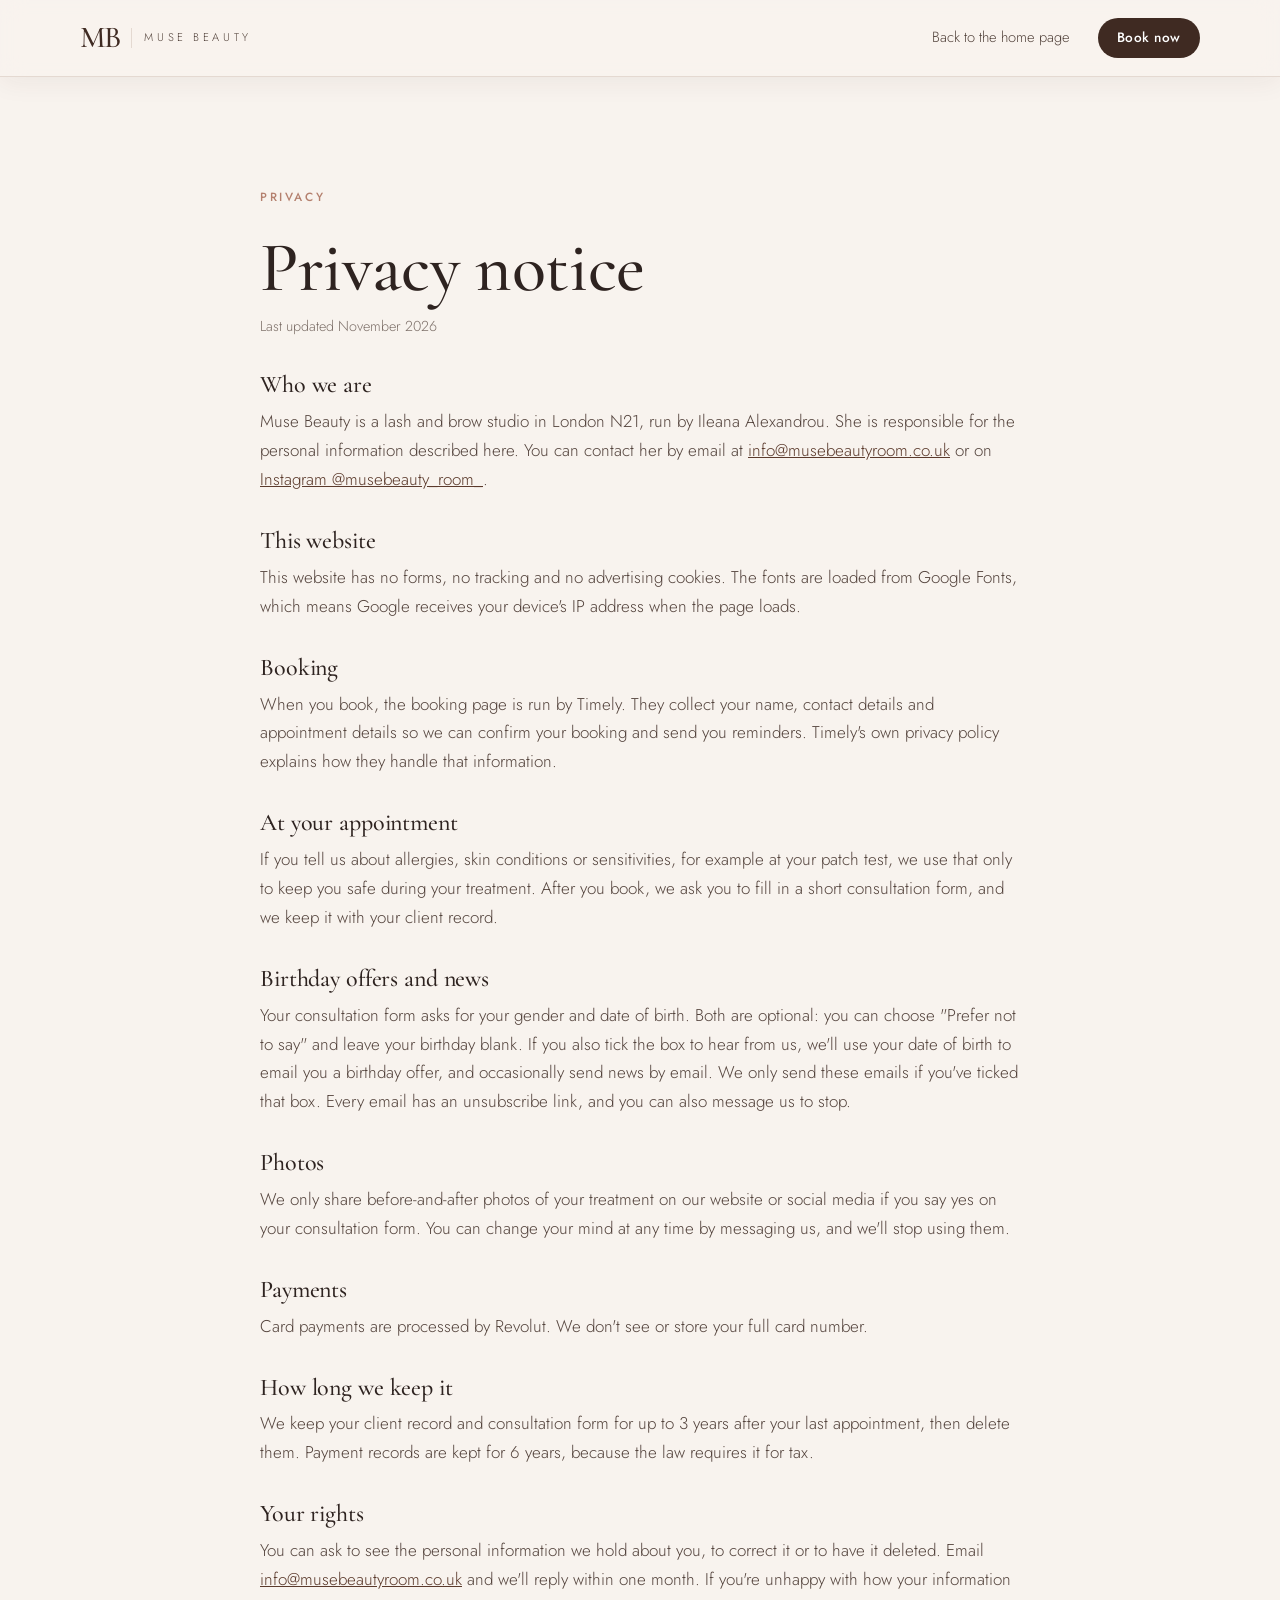
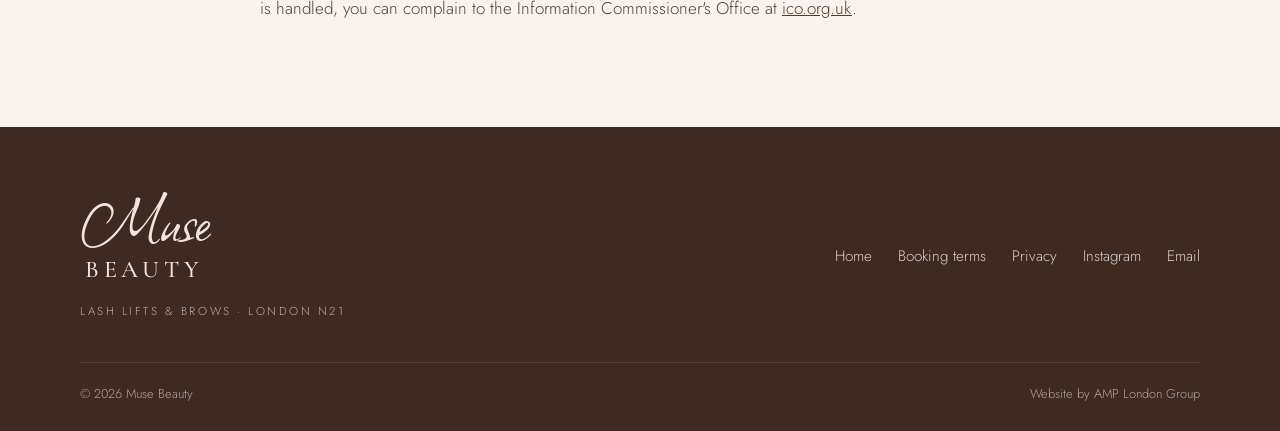
<file: privacy.html>
<!doctype html>
<html lang="en-GB">
<head>
<meta charset="utf-8">
<meta name="viewport" content="width=device-width, initial-scale=1">
<title>Privacy | Muse Beauty</title>
<meta name="description" content="How Muse Beauty uses your personal information.">
<link rel="canonical" href="https://musebeautyroom.co.uk/privacy.html">
<meta property="og:url" content="https://musebeautyroom.co.uk/privacy.html">
<meta name="theme-color" content="#F8F3EE">
<link rel="icon" href="assets/favicon.svg" type="image/svg+xml">
<link rel="preconnect" href="https://fonts.googleapis.com">
<link rel="preconnect" href="https://fonts.gstatic.com" crossorigin>
<link href="https://fonts.googleapis.com/css2?family=Allison&family=Cormorant+Garamond:ital,wght@0,500;0,600;1,500&family=Jost:wght@300;400;500&display=swap" rel="stylesheet">
<link rel="stylesheet" href="css/style.css">
</head>
<body class="legal-page">
<header class="site-header is-scrolled">
  <div class="wrap header-in">
    <a class="brand" href="index.html" aria-label="Muse Beauty, home">
      <span class="mono" aria-hidden="true">MB</span>
      <span class="brand-name">Muse Beauty</span>
    </a>
    <nav class="legal-nav" aria-label="Main"><a href="index.html">Back to the home page</a></nav>
    <a class="btn btn-dark btn-sm" href="https://bookings.gettimely.com/musebeauty1/bb/book" target="_blank" rel="noopener">Book now</a>
  </div>
</header>
<main class="section legal">
  <div class="wrap narrow">
    <span class="eyebrow">Privacy</span>
    <h1>Privacy notice</h1>
    <p class="updated">Last updated November 2026</p>

    <h2>Who we are</h2>
    <p>Muse Beauty is a lash and brow studio in London N21, run by Ileana Alexandrou. She is responsible for the personal information described here. You can contact her by email at <a href="mailto:info@musebeautyroom.co.uk">info@musebeautyroom.co.uk</a> or on <a href="https://www.instagram.com/musebeauty_room_" target="_blank" rel="noopener">Instagram @musebeauty_room_</a>.</p>

    <h2>This website</h2>
    <p>This website has no forms, no tracking and no advertising cookies. The fonts are loaded from Google Fonts, which means Google receives your device's IP address when the page loads.</p>

    <h2>Booking</h2>
    <p>When you book, the booking page is run by Timely. They collect your name, contact details and appointment details so we can confirm your booking and send you reminders. Timely's own privacy policy explains how they handle that information.</p>

    <h2>At your appointment</h2>
    <p>If you tell us about allergies, skin conditions or sensitivities, for example at your patch test, we use that only to keep you safe during your treatment. After you book, we ask you to fill in a short consultation form, and we keep it with your client record.</p>

    <h2>Birthday offers and news</h2>
    <p>Your consultation form asks for your gender and date of birth. Both are optional: you can choose "Prefer not to say" and leave your birthday blank. If you also tick the box to hear from us, we'll use your date of birth to email you a birthday offer, and occasionally send news by email. We only send these emails if you've ticked that box. Every email has an unsubscribe link, and you can also message us to stop.</p>

    <h2>Photos</h2>
    <p>We only share before-and-after photos of your treatment on our website or social media if you say yes on your consultation form. You can change your mind at any time by messaging us, and we'll stop using them.</p>

    <h2>Payments</h2>
    <p>Card payments are processed by Revolut. We don't see or store your full card number.</p>

    <h2>How long we keep it</h2>
    <p>We keep your client record and consultation form for up to 3 years after your last appointment, then delete them. Payment records are kept for 6 years, because the law requires it for tax.</p>

    <h2>Your rights</h2>
    <p>You can ask to see the personal information we hold about you, to correct it or to have it deleted. Email <a href="mailto:info@musebeautyroom.co.uk">info@musebeautyroom.co.uk</a> and we'll reply within one month. If you're unhappy with how your information is handled, you can complain to the Information Commissioner's Office at <a href="https://ico.org.uk" target="_blank" rel="noopener">ico.org.uk</a>.</p>
  </div>
</main>
<footer class="site-footer">
  <div class="wrap footer-in">
    <div class="f-brand">
      <span class="script f-script">Muse</span>
      <span class="serif-cap f-cap">Beauty</span>
      <span class="f-tag">Lash Lifts &amp; Brows · London N21</span>
    </div>
    <nav class="f-links" aria-label="Footer">
      <a href="index.html">Home</a>
      <a href="booking-terms.html">Booking terms</a>
      <a href="privacy.html">Privacy</a>
      <a href="https://www.instagram.com/musebeauty_room_" target="_blank" rel="noopener">Instagram</a>
      <a href="mailto:info@musebeautyroom.co.uk">Email</a>
    </nav>
  </div>
  <div class="wrap f-legal">
    <span>© 2026 Muse Beauty</span>
    <span>Website by AMP London Group</span>
  </div>
</footer>
</body>
</html>
</file>
<file: motion-kit/amp-motion.css>
/*! AMP motion kit v1.1.0 · AMP London Group
   Start states apply ONLY under html.amp-motion (set by the head snippet, confirmed by
   amp-motion.js). No JS, reduced motion, or a kit that fails to load → everything is
   simply visible. Elements get .is-in when their entrance has finished. */

/* ---------- start states ---------- */

html.amp-motion [data-motion="rise"]:not([data-motion-stagger]):not(.is-in),
html.amp-motion [data-motion="rise"][data-motion-stagger] > :not(.is-in) {
  opacity: 0;
  transform: translateY(16px);
}

html.amp-motion [data-motion="unveil"]:not([data-motion-stagger]):not(.is-in),
html.amp-motion [data-motion="unveil"][data-motion-stagger] > :not(.is-in) {
  opacity: 0;
  transform: translateY(12px);
  clip-path: inset(10% 4% 10% 4% round 16px);
}

html.amp-motion [data-motion="lines"]:not(.is-in),
html.amp-motion [data-motion="draw"]:not(.is-in) { opacity: 0; }

/* CSS transitions on a site's cards would fight the tween; they come back with .is-in */
html.amp-motion [data-motion]:not(.is-in),
html.amp-motion [data-motion-stagger] > :not(.is-in) { transition: none !important; }

/* ---------- steps: unlit steps are dimmed, never hidden ---------- */

html.amp-motion [data-motion="steps"] > * { transition: opacity 0.6s ease; }
html.amp-motion [data-motion="steps"] > :not(.is-lit) { opacity: 0.42; }

/* ---------- wash: brand-colour light that drifts into place once, then rests ----------
   (layer injected by the kit; the drift waits, paused, until the section is on screen.
   Nothing loops: an endless animation costs CPU/GPU on every frame, for ever.) */

[data-motion="wash"] { position: relative; isolation: isolate; }
.amp-wash { position: absolute; inset: 0; overflow: hidden; z-index: 0; pointer-events: none; }
.amp-wash i {
  position: absolute;
  width: 70%;
  aspect-ratio: 1;
  border-radius: 50%;
  filter: blur(40px);
  opacity: 0.75;
  animation-duration: 9s;
  animation-timing-function: cubic-bezier(0.2, 0.7, 0.2, 1);
  animation-iteration-count: 1;
  animation-fill-mode: both;
  animation-play-state: paused;
}
[data-motion="wash"].is-washing .amp-wash i { animation-play-state: running; }
.amp-wash i:nth-child(1) {
  right: -12%; top: -38%;
  background: radial-gradient(circle, var(--wash-a, rgba(63, 176, 143, 0.55)) 0%, transparent 65%);
  animation-name: ampWashA;
}
.amp-wash i:nth-child(2) {
  left: -18%; bottom: -52%;
  background: radial-gradient(circle, var(--wash-b, rgba(238, 131, 84, 0.28)) 0%, transparent 65%);
  animation-name: ampWashB;
}
[data-motion="wash"] > :not(.amp-wash) { position: relative; z-index: 1; }

@keyframes ampWashA { from { transform: translate3d(14%, -12%, 0) scale(0.88); opacity: 0; } to { transform: none; opacity: 0.75; } }
@keyframes ampWashB { from { transform: translate3d(-12%, 12%, 0) scale(0.9); opacity: 0; } to { transform: none; opacity: 0.75; } }

/* ---------- nudge: one soft ring, once ---------- */

.amp-nudge { position: relative; }
.amp-nudge::after {
  content: "";
  position: absolute;
  inset: 0;
  border-radius: inherit;
  pointer-events: none;
  animation: ampNudge 1.4s cubic-bezier(0.2, 0.7, 0.2, 1) 1 both;
}
@keyframes ampNudge {
  from { box-shadow: 0 0 0 0 var(--motion-ring, rgba(23, 122, 101, 0.45)); }
  to { box-shadow: 0 0 0 16px transparent; }
}

/* ---------- belt and braces ---------- */

@media (prefers-reduced-motion: reduce) {
  .amp-wash i, .amp-nudge::after { animation: none !important; }
}
</file>
<file: css/style.css>
/* Muse Beauty, draft (Oct 2026). Brand from her logo: greige panel, cocoa script, cream paper.
   Type: Allison (the "Muse" signature), Cormorant Garamond (the BEAUTY capitals), Jost (body).
   Motion: motion-kit/ (data-motion labels). Everything is visible without JS or with reduced motion. */

:root {
  --cream: #F8F3EE;
  --paper: #FFFDFB;
  --linen: #F1E9E2;
  --greige: #D3C8C0;
  --taupe: #A08E82;
  --mocha: #5B3A2C;
  --cocoa: #3F2A22;
  --ink: #2E2320;
  --body: #54443D;
  --blush: #F3E3DC;
  --rose: #B4806E;
  --line: #E4D9D1;

  --wash-a: rgba(211, 200, 192, 0.85);
  --wash-b: rgba(234, 205, 193, 0.55);
  --motion-ring: rgba(91, 58, 44, 0.35);

  --script: "Allison", "Brush Script MT", cursive;
  --serif: "Cormorant Garamond", "Iowan Old Style", Georgia, serif;
  --sans: "Jost", -apple-system, "Segoe UI", Roboto, sans-serif;

  --header-h: 76px;
  --radius: 18px;
  --shadow: 0 18px 50px rgba(63, 42, 34, 0.10);
}

* { margin: 0; padding: 0; box-sizing: border-box; }
html { scroll-behavior: smooth; scroll-padding-top: calc(var(--header-h) + 12px); }
@media (prefers-reduced-motion: reduce) { html { scroll-behavior: auto; } }
body { font-family: var(--sans); font-weight: 300; font-size: 1.0625rem; line-height: 1.7; color: var(--body); background: var(--cream); -webkit-font-smoothing: antialiased; }
img { max-width: 100%; display: block; }
a { color: inherit; }
b, strong { font-weight: 500; color: var(--ink); }

.wrap { width: min(1120px, 100% - 40px); margin-inline: auto; }
.wrap.narrow { width: min(760px, 100% - 40px); }
.center { text-align: center; }
.skip { position: absolute; left: -999px; top: 8px; background: var(--cocoa); color: #fff; padding: 8px 14px; border-radius: 8px; z-index: 100; }
.skip:focus { left: 12px; }
:focus-visible { outline: 2px solid var(--mocha); outline-offset: 3px; border-radius: 4px; }

h1, h2, h3 { font-family: var(--serif); font-weight: 500; color: var(--ink); line-height: 1.12; letter-spacing: -0.005em; }
h1 { font-size: clamp(2.6rem, 6vw, 4.4rem); }
h1 em, h2 em { font-style: italic; color: var(--mocha); }
h2 { font-size: clamp(2.1rem, 4vw, 3rem); }
h3 { font-size: 1.45rem; }

.eyebrow { display: inline-block; font-size: 0.74rem; font-weight: 500; letter-spacing: 0.22em; text-transform: uppercase; color: var(--rose); margin-bottom: 14px; }
.lede { font-size: 1.16rem; max-width: 34em; margin-top: 20px; }
.small { font-size: 0.85rem; opacity: 0.8; }

/* buttons */
.btn { display: inline-flex; align-items: center; justify-content: center; gap: 8px; min-height: 48px; padding: 0 26px; border-radius: 999px; font: 500 0.95rem/1 var(--sans); letter-spacing: 0.04em; text-decoration: none; border: 1px solid transparent; transition: background 0.25s ease, color 0.25s ease, border-color 0.25s ease, transform 0.25s ease; cursor: pointer; }
.btn-dark { background: var(--cocoa); color: #fff; }
.btn-dark:hover { background: var(--mocha); transform: translateY(-1px); }
.btn-line { border-color: var(--cocoa); color: var(--cocoa); background: transparent; }
.btn-line:hover { background: var(--cocoa); color: #fff; }
.btn-sm { min-height: 40px; padding: 0 18px; font-size: 0.85rem; }
.cta-row { display: flex; flex-wrap: wrap; gap: 12px; margin-top: 30px; }
.text-link { display: inline-flex; gap: 8px; margin-top: 18px; color: var(--mocha); font-weight: 500; text-decoration: none; border-bottom: 1px solid currentColor; padding-bottom: 2px; }

/* header */
.site-header { position: sticky; top: 0; z-index: 50; background: rgba(248, 243, 238, 0.86); backdrop-filter: saturate(140%) blur(12px); -webkit-backdrop-filter: saturate(140%) blur(12px); border-bottom: 1px solid transparent; transition: border-color 0.3s ease, box-shadow 0.3s ease; }
.site-header.is-scrolled { border-bottom-color: var(--line); box-shadow: 0 6px 24px rgba(63, 42, 34, 0.06); }
.header-in { height: var(--header-h); display: flex; align-items: center; gap: 28px; }
.brand { display: flex; align-items: center; gap: 12px; text-decoration: none; margin-right: auto; }
.mono { font-family: var(--serif); font-weight: 500; font-size: 1.9rem; letter-spacing: -0.06em; color: var(--cocoa); line-height: 1; }
.brand-name { font-size: 0.7rem; letter-spacing: 0.32em; text-transform: uppercase; color: var(--body); padding-left: 12px; border-left: 1px solid var(--line); }
.nav { display: flex; gap: 26px; }
.nav a { text-decoration: none; font-size: 0.92rem; color: var(--body); position: relative; padding: 6px 0; }
.nav a::after { content: ""; position: absolute; left: 0; right: 0; bottom: 0; height: 1px; background: var(--mocha); transform: scaleX(0); transform-origin: left; transition: transform 0.3s ease; }
.nav a:hover::after { transform: scaleX(1); }
.nav-toggle { display: none; width: 44px; height: 44px; border: 1px solid var(--line); border-radius: 50%; background: transparent; position: relative; cursor: pointer; }
.nav-toggle span { position: absolute; left: 13px; right: 13px; height: 1.5px; background: var(--cocoa); transition: transform 0.3s ease, top 0.3s ease; }
.nav-toggle span:first-child { top: 18px; } .nav-toggle span:last-child { top: 25px; }
.nav-toggle[aria-expanded="true"] span:first-child { top: 21px; transform: rotate(45deg); }
.nav-toggle[aria-expanded="true"] span:last-child { top: 21px; transform: rotate(-45deg); }

/* hero */
.hero { position: relative; overflow: hidden; background: radial-gradient(800px 480px at 85% 0%, #EADFD7 0%, transparent 65%), linear-gradient(180deg, var(--cream), var(--linen)); }
.hero-in { position: relative; z-index: 2; display: grid; grid-template-columns: 1.15fr 0.85fr; gap: 64px; align-items: center; padding-block: 84px 96px; }
.hero h1 { max-width: 12em; }
.hero-note { display: flex; align-items: center; gap: 10px; margin-top: 22px; font-size: 0.92rem; }
.hero-note .dot { width: 8px; height: 8px; border-radius: 50%; background: var(--rose); flex-shrink: 0; }

.hero-card { aspect-ratio: 4 / 5; border-radius: 220px 220px var(--radius) var(--radius); background: linear-gradient(160deg, #E6DCD5 0%, var(--greige) 100%); box-shadow: var(--shadow); padding: 18px; }
.card-inner { height: 100%; border-radius: 210px 210px 12px 12px; border: 1px solid rgba(255, 255, 255, 0.55); display: flex; flex-direction: column; align-items: center; justify-content: center; text-align: center; color: var(--mocha); padding: 24px; }
.card-eyebrow { font-size: 0.72rem; letter-spacing: 0.28em; text-transform: uppercase; color: var(--cocoa); margin-bottom: 10px; }
.script { font-family: var(--script); font-size: clamp(5rem, 9vw, 7.4rem); line-height: 0.8; color: var(--mocha); }
.serif-cap { font-family: var(--serif); font-weight: 500; font-size: clamp(1.9rem, 3.4vw, 2.6rem); letter-spacing: 0.2em; text-transform: uppercase; color: var(--mocha); margin-top: 6px; padding-left: 0.2em; }
.lash { width: 72%; max-width: 230px; margin-top: 30px; color: var(--mocha); opacity: 0.85; }

/* sections */
.section { padding-block: 104px; }
.section.linen { background: var(--linen); }
.section.blush { background: var(--blush); }
.section-head { margin-bottom: 52px; max-width: 640px; }
.section-head.center { margin-inline: auto; text-align: center; }
.section-head .sub { margin-top: 12px; }

/* treatment menu */
.menu-grid { display: grid; grid-template-columns: 1fr 1fr; gap: 28px; }
.menu-col { background: var(--paper); border: 1px solid var(--line); border-radius: var(--radius); padding: 36px 36px 22px; }
.menu-title { margin-bottom: 6px; }
.script-sm { font-family: var(--script); font-weight: 400; font-size: 3.6rem; line-height: 1; color: var(--mocha); }
.menu { list-style: none; }
.menu li { display: grid; grid-template-columns: 1fr auto; column-gap: 18px; align-items: center; padding: 20px 0; border-top: 1px solid var(--line); }
.menu li:first-child { border-top: none; }
.m-main { display: flex; flex-wrap: wrap; align-items: baseline; justify-content: space-between; gap: 4px 14px; }
.m-name { font-family: var(--serif); font-size: 1.32rem; font-weight: 600; color: var(--ink); }
.m-meta { font-size: 0.9rem; white-space: nowrap; }
.m-meta b { font-size: 1.02rem; }
.m-desc { grid-column: 1; font-size: 0.93rem; margin-top: 4px; }
.m-book { grid-column: 2; grid-row: 1 / span 2; align-self: center; display: inline-flex; align-items: center; min-height: 40px; padding: 0 18px; border-radius: 999px; border: 1px solid var(--cocoa); color: var(--cocoa); text-decoration: none; font-weight: 500; font-size: 0.85rem; letter-spacing: 0.05em; transition: background 0.25s ease, color 0.25s ease; }
.m-book:hover { background: var(--cocoa); color: #fff; }

.extras { display: grid; grid-template-columns: 1fr 1fr; gap: 20px; margin-top: 28px; }
.extra { display: flex; flex-direction: column; gap: 6px; padding: 26px 30px; border-radius: var(--radius); background: var(--blush); text-decoration: none; transition: transform 0.3s ease, box-shadow 0.3s ease; }
.extra:hover { transform: translateY(-3px); box-shadow: var(--shadow); }
.x-tag { font-size: 0.72rem; letter-spacing: 0.2em; text-transform: uppercase; color: var(--rose); font-weight: 500; }
.x-name { font-family: var(--serif); font-size: 1.6rem; font-weight: 600; color: var(--ink); }
.x-desc { font-size: 0.95rem; }
.x-cta { margin-top: 6px; font-weight: 500; color: var(--mocha); }

/* first visit steps */
.steps { list-style: none; display: grid; grid-template-columns: repeat(3, 1fr); gap: 24px; counter-reset: s; }
.steps li { background: var(--paper); border-radius: var(--radius); padding: 34px 30px; border: 1px solid var(--line); transition: opacity 0.6s ease; }
.steps .n { display: grid; place-items: center; width: 46px; height: 46px; border-radius: 50%; background: var(--cocoa); color: #fff; font-family: var(--serif); font-size: 1.35rem; margin-bottom: 18px; }
.steps h3 { margin-bottom: 8px; }
.steps p { font-size: 0.97rem; }
html.amp-motion .steps > :not(.is-lit) { opacity: 0.45; }

/* about */
.about-in { display: grid; grid-template-columns: 0.8fr 1.2fr; gap: 72px; align-items: center; }
.about-photo { aspect-ratio: 4 / 5; border-radius: var(--radius); background: linear-gradient(160deg, var(--linen), var(--greige)); display: flex; flex-direction: column; align-items: center; justify-content: center; gap: 10px; color: var(--mocha); }
.ph-mono { font-family: var(--serif); font-size: 4.4rem; letter-spacing: -0.06em; line-height: 1; opacity: 0.7; }
.ph-note { font-size: 0.78rem; letter-spacing: 0.2em; text-transform: uppercase; opacity: 0.7; }
.about-copy p + p { margin-top: 14px; }
.about-copy h2 { margin-bottom: 18px; }
.sign { font-family: var(--script); font-size: 3.4rem; line-height: 1; color: var(--mocha); margin-top: 16px !important; }

/* gallery (placeholders until her photos are supplied) */
.gallery { display: grid; grid-template-columns: repeat(3, 1fr); gap: 16px; }
.g-tile { aspect-ratio: 1; border-radius: 14px; background: linear-gradient(150deg, #FBF4F0, var(--greige)); display: flex; align-items: flex-end; padding: 16px; }
.g-tile span { font-size: 0.74rem; letter-spacing: 0.16em; text-transform: uppercase; color: var(--cocoa); background: rgba(255, 253, 251, 0.85); padding: 6px 12px; border-radius: 999px; }
.gallery-link { margin-top: 34px; }

/* faq */
.faq details { border-top: 1px solid var(--line); }
.faq details:last-child { border-bottom: 1px solid var(--line); }
.faq summary { list-style: none; cursor: pointer; padding: 22px 44px 22px 0; position: relative; font-family: var(--serif); font-size: 1.32rem; font-weight: 600; color: var(--ink); }
.faq summary::-webkit-details-marker { display: none; }
.faq summary::after { content: ""; position: absolute; right: 6px; top: 50%; width: 12px; height: 12px; border-right: 1.5px solid var(--mocha); border-bottom: 1.5px solid var(--mocha); transform: translateY(-70%) rotate(45deg); transition: transform 0.3s ease; }
.faq details[open] summary::after { transform: translateY(-30%) rotate(225deg); }
.faq details > p, .faq details > ul { padding: 0 0 22px; }
.faq ul { padding-left: 20px !important; }
.faq li + li { margin-top: 6px; }

/* visit */
.visit-in { display: grid; grid-template-columns: 1.1fr 0.9fr; gap: 64px; align-items: start; }
.visit-in h2 { margin-bottom: 16px; }
.hours { background: var(--paper); border: 1px solid var(--line); border-radius: var(--radius); padding: 32px 34px; }
.hours h3 { margin-bottom: 14px; }
.hours ul { list-style: none; }
.hours li { display: flex; justify-content: space-between; padding: 9px 0; border-top: 1px solid var(--line); font-size: 0.97rem; }
.hours li:first-child { border-top: none; }
.hours li.closed { opacity: 0.6; }
.hours .small { margin-top: 12px; }

/* footer */
.site-footer { background: var(--cocoa); color: rgba(255, 255, 255, 0.78); padding-top: 64px; }
.footer-in { display: flex; justify-content: space-between; align-items: center; gap: 32px; flex-wrap: wrap; padding-bottom: 40px; }
.f-brand { display: flex; flex-direction: column; align-items: flex-start; }
.f-script { color: #F1E4DC; font-size: 4.6rem; }
.f-cap { color: #F1E4DC; font-size: 1.5rem; margin-top: 0; }
.f-tag { font-size: 0.72rem; letter-spacing: 0.22em; text-transform: uppercase; margin-top: 12px; opacity: 0.8; }
.f-links { display: flex; flex-wrap: wrap; gap: 10px 26px; }
.f-links a { text-decoration: none; font-size: 0.95rem; }
.f-links a:hover { color: #fff; }
.f-legal { display: flex; justify-content: space-between; flex-wrap: wrap; gap: 10px; border-top: 1px solid rgba(255, 255, 255, 0.14); padding-block: 20px 26px; font-size: 0.8rem; opacity: 0.75; }

/* mobile booking bar */
.book-bar { display: none; }

@media (max-width: 960px) {
  .nav { display: none; position: absolute; top: var(--header-h); left: 0; right: 0; flex-direction: column; gap: 0; background: var(--cream); border-bottom: 1px solid var(--line); padding: 8px 20px 18px; box-shadow: 0 16px 30px rgba(63, 42, 34, 0.08); }
  .nav.is-open { display: flex; }
  .nav a { padding: 14px 0; font-size: 1.05rem; border-bottom: 1px solid var(--line); }
  .nav a::after { display: none; }
  .nav-toggle { display: block; }
  .header-in > .btn { display: none; }
  .hero-in { grid-template-columns: 1fr; gap: 44px; padding-block: 52px 70px; }
  .hero-card { max-width: 360px; width: 100%; margin-inline: auto; }
  .menu-grid, .extras, .steps, .about-in, .visit-in { grid-template-columns: 1fr; }
  .about-in { gap: 40px; } .about-photo { max-width: 420px; }
  .visit-in { gap: 36px; }
  .gallery { grid-template-columns: repeat(2, 1fr); }
  .section { padding-block: 76px; }
  .book-bar { display: block; position: fixed; left: 0; right: 0; bottom: 0; z-index: 40; padding: 10px 16px calc(10px + env(safe-area-inset-bottom)); background: rgba(248, 243, 238, 0.94); backdrop-filter: blur(10px); -webkit-backdrop-filter: blur(10px); border-top: 1px solid var(--line); }
  .book-bar .btn { width: 100%; }
  body { padding-bottom: 76px; }
}
@media (max-width: 560px) {
  :root { --header-h: 66px; }
  .brand-name { display: none; }
  .menu-col { padding: 26px 22px 14px; }
  .menu li { grid-template-columns: 1fr; }
  .m-book { grid-column: 1; grid-row: auto; justify-self: start; margin-top: 12px; }
  .script-sm { font-size: 3.1rem; }
  .hours { padding: 26px 22px; }
}

/* Gift vouchers (added 14 Nov 2026) */
.voucher-in { display: grid; grid-template-columns: 1.1fr 0.9fr; gap: 64px; align-items: center; }
.voucher-copy h2 { margin-bottom: 16px; }
.voucher-copy p { margin-bottom: 28px; max-width: 46ch; }
.voucher-card { aspect-ratio: 1.6; border-radius: var(--radius); background: linear-gradient(135deg, var(--greige), var(--blush)); box-shadow: var(--shadow); display: flex; flex-direction: column; align-items: center; justify-content: center; gap: 4px; color: var(--cocoa); position: relative; }
.voucher-card::before { content: ""; position: absolute; inset: 12px; border: 1px solid rgba(63, 42, 34, 0.25); border-radius: calc(var(--radius) - 8px); }
.v-script { font-family: var(--script); font-size: 4.2rem; line-height: 0.8; }
.v-cap { font-family: var(--serif); letter-spacing: 0.45em; font-size: 0.95rem; margin-right: -0.45em; }
.v-rule { width: 56px; height: 1px; background: var(--mocha); margin: 14px 0 10px; opacity: 0.6; }
.v-label { font-size: 0.85rem; letter-spacing: 0.08em; }
.v-amount { font-family: var(--serif); font-size: 1.5rem; font-weight: 600; }
@media (max-width: 960px) { .voucher-in { grid-template-columns: 1fr; gap: 36px; } .voucher-card { max-width: 420px; } }

/* Legal pages (added 14 Nov 2026) */
.legal-page .site-header { position: sticky; top: 0; }
.legal-nav { margin-left: auto; font-size: 0.92rem; }
.legal-nav a { text-decoration: none; }
.legal-nav a:hover { text-decoration: underline; }
.legal h1 { margin: 8px 0 6px; }
.legal h2 { font-size: 1.5rem; margin: 34px 0 8px; }
.legal p + p { margin-top: 10px; }
.legal .updated { font-size: 0.9rem; opacity: 0.75; }
.legal a { color: var(--mocha); }
.tbc { background: #FFE9A8; color: var(--ink); padding: 1px 6px; border-radius: 4px; font-size: 0.85em; font-weight: 500; }
@media (max-width: 960px) { .legal-nav { display: none; } }
.contact-line { margin-top: 18px; font-size: 0.97rem; }
.contact-line a { color: var(--mocha); }
</file>
